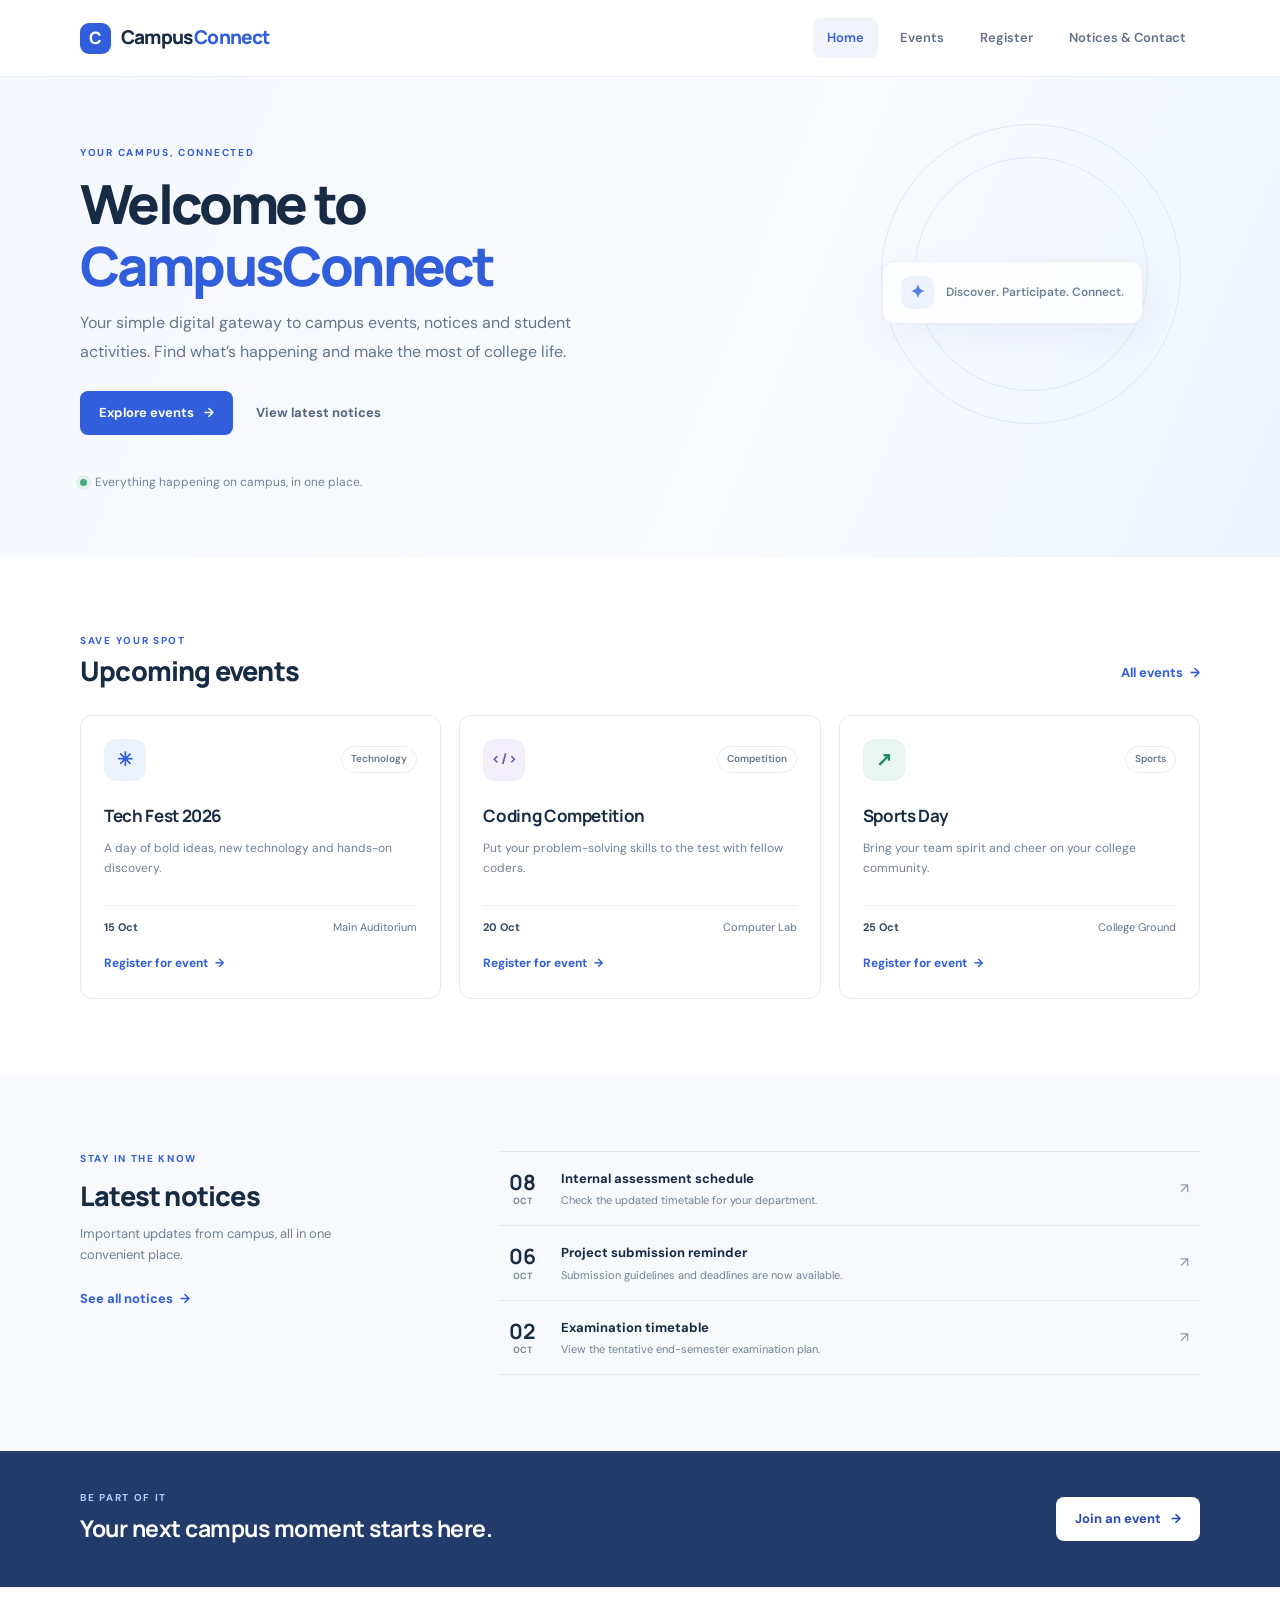
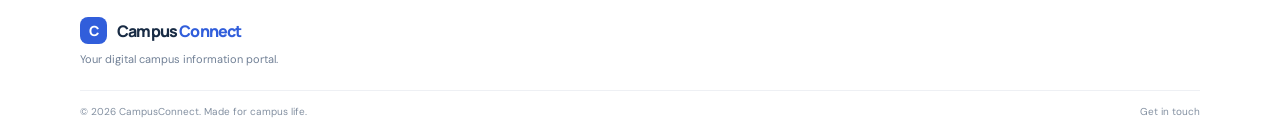
<file: index.html>
<!DOCTYPE html>
<html lang="en">
<head>
  <meta charset="UTF-8">
  <meta name="viewport" content="width=device-width, initial-scale=1.0">
  <meta name="description" content="CampusConnect is your digital gateway to campus events, notices and student activities.">
  <title>CampusConnect | Home</title>
  <link rel="stylesheet" href="style.css">
  <script src="script.js" defer></script>
</head>
<body>
  <header class="site-header">
    <div class="container nav-wrap">
      <a class="brand" href="index.html" aria-label="CampusConnect home"><span class="brand-mark">C</span>Campus<span>Connect</span></a>
      <button class="menu-toggle" type="button" aria-expanded="false" aria-controls="site-nav">Menu</button>
      <nav class="site-nav" id="site-nav" aria-label="Main navigation">
        <a class="active" aria-current="page" href="index.html">Home</a>
        <a href="events.html">Events</a>
        <a href="register.html">Register</a>
        <a href="notices.html">Notices &amp; Contact</a>
      </nav>
    </div>
  </header>

  <main>
    <section class="hero">
      <div class="container hero-content">
        <p class="eyebrow">YOUR CAMPUS, CONNECTED</p>
        <h1>Welcome to <span>CampusConnect</span></h1>
        <p class="hero-copy">Your simple digital gateway to campus events, notices and student activities. Find what’s happening and make the most of college life.</p>
        <div class="hero-actions">
          <a class="button button-primary" href="events.html">Explore events <span aria-hidden="true">→</span></a>
          <a class="text-link hero-link" href="notices.html">View latest notices</a>
        </div>
        <div class="hero-note"><span class="status-dot"></span> Everything happening on campus, in one place.</div>
      </div>
      <div class="hero-decoration" aria-hidden="true"><span class="decoration-circle circle-one"></span><span class="decoration-circle circle-two"></span><div class="decoration-card"><span class="decoration-icon">✦</span><span>Discover. Participate. Connect.</span></div></div>
    </section>

    <section class="section" aria-labelledby="events-heading">
      <div class="container">
        <div class="section-heading">
          <div><p class="eyebrow">SAVE YOUR SPOT</p><h2 id="events-heading">Upcoming events</h2></div>
          <a class="text-link" href="events.html">All events <span aria-hidden="true">→</span></a>
        </div>
        <div class="card-grid">
          <article class="event-card">
            <div class="event-card-top"><span class="event-icon icon-blue" aria-hidden="true">✳</span><span class="tag">Technology</span></div>
            <h3>Tech Fest 2026</h3><p class="card-description">A day of bold ideas, new technology and hands-on discovery.</p>
            <div class="card-meta"><span>15 Oct</span><span>Main Auditorium</span></div>
            <a class="card-link" href="register.html?event=Tech%20Fest%202026">Register for event <span aria-hidden="true">→</span></a>
          </article>
          <article class="event-card">
            <div class="event-card-top"><span class="event-icon icon-violet" aria-hidden="true">&lt;/&gt;</span><span class="tag">Competition</span></div>
            <h3>Coding Competition</h3><p class="card-description">Put your problem-solving skills to the test with fellow coders.</p>
            <div class="card-meta"><span>20 Oct</span><span>Computer Lab</span></div>
            <a class="card-link" href="register.html?event=Coding%20Competition">Register for event <span aria-hidden="true">→</span></a>
          </article>
          <article class="event-card">
            <div class="event-card-top"><span class="event-icon icon-green" aria-hidden="true">↗</span><span class="tag">Sports</span></div>
            <h3>Sports Day</h3><p class="card-description">Bring your team spirit and cheer on your college community.</p>
            <div class="card-meta"><span>25 Oct</span><span>College Ground</span></div>
            <a class="card-link" href="register.html?event=Sports%20Day">Register for event <span aria-hidden="true">→</span></a>
          </article>
        </div>
      </div>
    </section>

    <section class="section notice-section" aria-labelledby="notices-heading">
      <div class="container notice-layout">
        <div class="notice-intro"><p class="eyebrow">STAY IN THE KNOW</p><h2 id="notices-heading">Latest notices</h2><p>Important updates from campus, all in one convenient place.</p><a class="text-link" href="notices.html">See all notices <span aria-hidden="true">→</span></a></div>
        <div class="notice-list">
          <a class="notice-item" href="notices.html"><span class="notice-date"><strong>08</strong><span>OCT</span></span><span class="notice-text"><strong>Internal assessment schedule</strong><span>Check the updated timetable for your department.</span></span><span class="notice-arrow" aria-hidden="true">↗</span></a>
          <a class="notice-item" href="notices.html"><span class="notice-date"><strong>06</strong><span>OCT</span></span><span class="notice-text"><strong>Project submission reminder</strong><span>Submission guidelines and deadlines are now available.</span></span><span class="notice-arrow" aria-hidden="true">↗</span></a>
          <a class="notice-item" href="notices.html"><span class="notice-date"><strong>02</strong><span>OCT</span></span><span class="notice-text"><strong>Examination timetable</strong><span>View the tentative end-semester examination plan.</span></span><span class="notice-arrow" aria-hidden="true">↗</span></a>
        </div>
      </div>
    </section>

    <section class="cta-section">
      <div class="container cta-content"><div><p class="eyebrow">BE PART OF IT</p><h2>Your next campus moment starts here.</h2></div><a class="button button-light" href="register.html">Join an event <span aria-hidden="true">→</span></a></div>
    </section>
  </main>

  <footer class="site-footer"><div class="container footer-content"><a class="brand footer-brand" href="index.html"><span class="brand-mark">C</span>Campus<span>Connect</span></a><p>Your digital campus information portal.</p><div class="footer-bottom"><span>© 2026 CampusConnect. Made for campus life.</span><a href="notices.html#contact">Get in touch</a></div></div></footer>
</body>
</html>
</file>
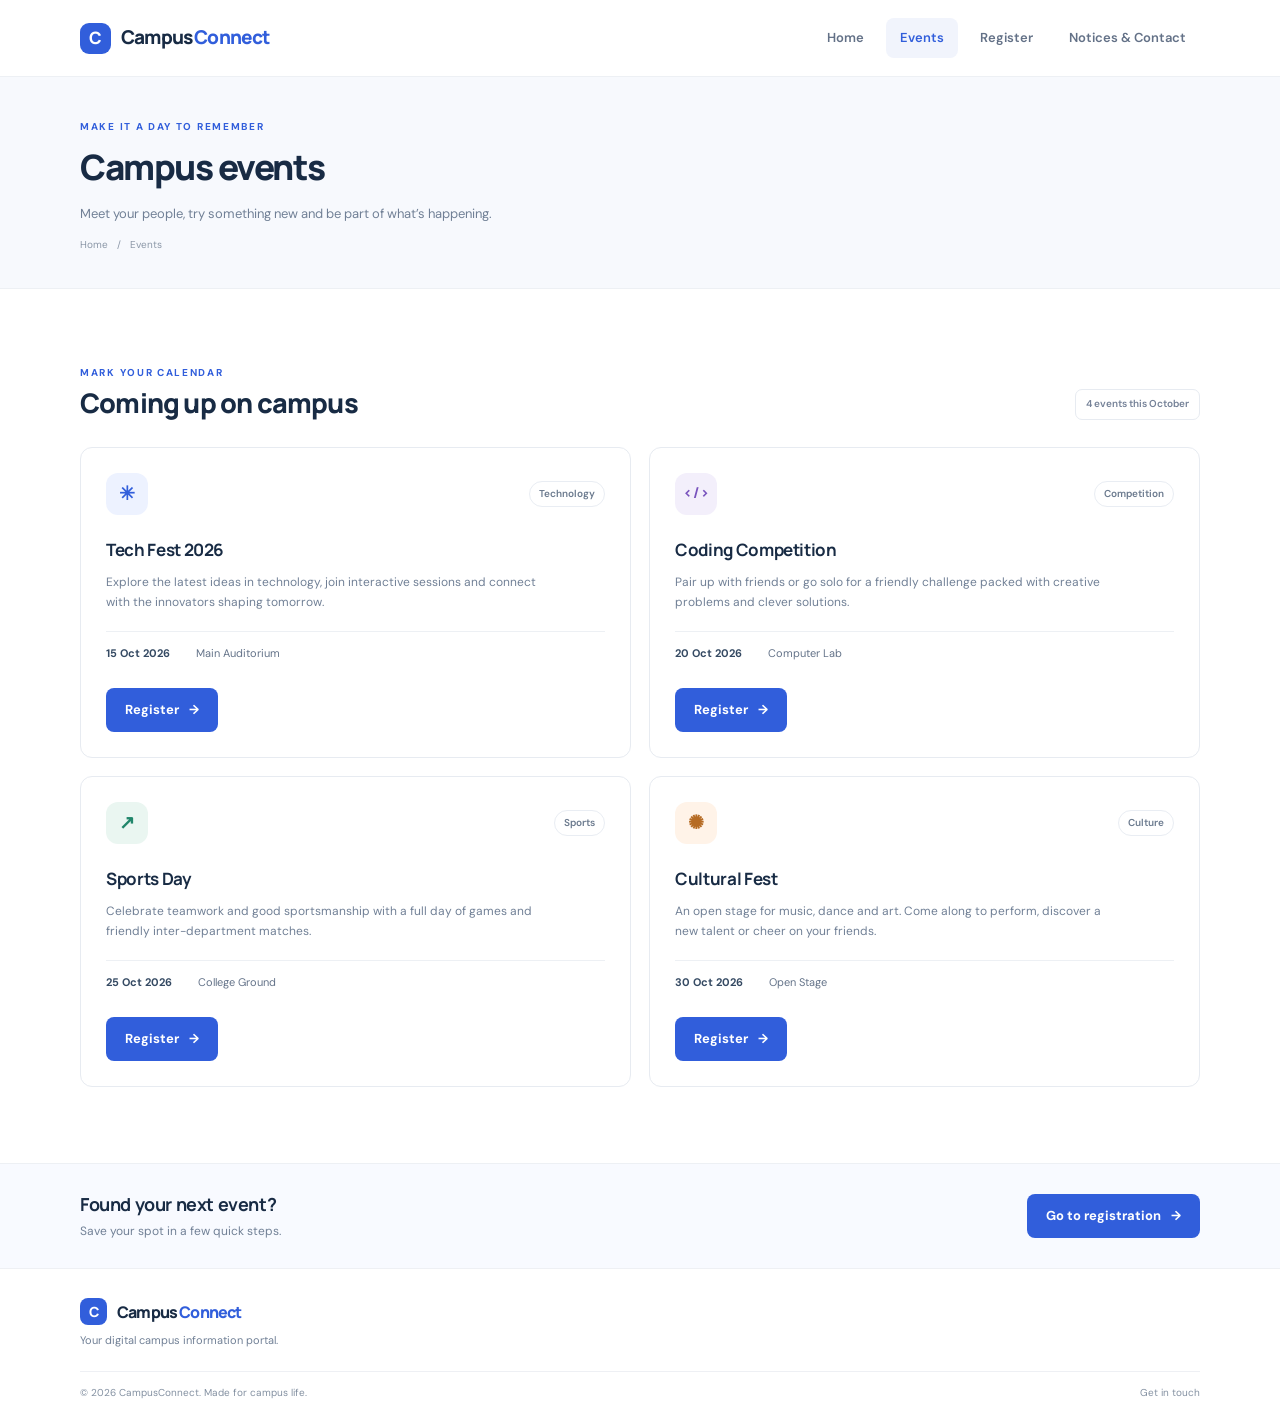
<file: events.html>
<!DOCTYPE html>
<html lang="en">
<head>
  <meta charset="UTF-8">
  <meta name="viewport" content="width=device-width, initial-scale=1.0">
  <meta name="description" content="Discover and register for upcoming CampusConnect college events.">
  <title>Events | CampusConnect</title>
  <link rel="stylesheet" href="style.css">
  <script src="script.js" defer></script>
</head>
<body>
  <header class="site-header">
    <div class="container nav-wrap">
      <a class="brand" href="index.html" aria-label="CampusConnect home"><span class="brand-mark">C</span>Campus<span>Connect</span></a>
      <button class="menu-toggle" type="button" aria-expanded="false" aria-controls="site-nav">Menu</button>
      <nav class="site-nav" id="site-nav" aria-label="Main navigation">
        <a href="index.html">Home</a><a class="active" aria-current="page" href="events.html">Events</a><a href="register.html">Register</a><a href="notices.html">Notices &amp; Contact</a>
      </nav>
    </div>
  </header>
  <main>
    <section class="page-hero"><div class="container"><p class="eyebrow">MAKE IT A DAY TO REMEMBER</p><h1>Campus events</h1><p>Meet your people, try something new and be part of what’s happening.</p><div class="breadcrumbs"><a href="index.html">Home</a><span aria-hidden="true">/</span><span>Events</span></div></div></section>
    <section class="section"><div class="container">
      <div class="section-heading"><div><p class="eyebrow">MARK YOUR CALENDAR</p><h2>Coming up on campus</h2></div><span class="event-count">4 events this October</span></div>
      <div class="card-grid event-grid">
        <article class="event-card event-card-featured"><div class="event-card-top"><span class="event-icon icon-blue" aria-hidden="true">✳</span><span class="tag">Technology</span></div><h3>Tech Fest 2026</h3><p class="card-description">Explore the latest ideas in technology, join interactive sessions and connect with the innovators shaping tomorrow.</p><div class="card-meta"><span>15 Oct 2026</span><span>Main Auditorium</span></div><a class="button button-primary card-button" href="register.html?event=Tech%20Fest%202026">Register <span aria-hidden="true">→</span></a></article>
        <article class="event-card event-card-featured"><div class="event-card-top"><span class="event-icon icon-violet" aria-hidden="true">&lt;/&gt;</span><span class="tag">Competition</span></div><h3>Coding Competition</h3><p class="card-description">Pair up with friends or go solo for a friendly challenge packed with creative problems and clever solutions.</p><div class="card-meta"><span>20 Oct 2026</span><span>Computer Lab</span></div><a class="button button-primary card-button" href="register.html?event=Coding%20Competition">Register <span aria-hidden="true">→</span></a></article>
        <article class="event-card event-card-featured"><div class="event-card-top"><span class="event-icon icon-green" aria-hidden="true">↗</span><span class="tag">Sports</span></div><h3>Sports Day</h3><p class="card-description">Celebrate teamwork and good sportsmanship with a full day of games and friendly inter-department matches.</p><div class="card-meta"><span>25 Oct 2026</span><span>College Ground</span></div><a class="button button-primary card-button" href="register.html?event=Sports%20Day">Register <span aria-hidden="true">→</span></a></article>
        <article class="event-card event-card-featured"><div class="event-card-top"><span class="event-icon icon-orange" aria-hidden="true">✺</span><span class="tag">Culture</span></div><h3>Cultural Fest</h3><p class="card-description">An open stage for music, dance and art. Come along to perform, discover a new talent or cheer on your friends.</p><div class="card-meta"><span>30 Oct 2026</span><span>Open Stage</span></div><a class="button button-primary card-button" href="register.html?event=Cultural%20Fest">Register <span aria-hidden="true">→</span></a></article>
      </div>
    </div></section>
    <section class="inline-cta"><div class="container inline-cta-content"><div><h2>Found your next event?</h2><p>Save your spot in a few quick steps.</p></div><a class="button button-primary" href="register.html">Go to registration <span aria-hidden="true">→</span></a></div></section>
  </main>
  <footer class="site-footer"><div class="container footer-content"><a class="brand footer-brand" href="index.html"><span class="brand-mark">C</span>Campus<span>Connect</span></a><p>Your digital campus information portal.</p><div class="footer-bottom"><span>© 2026 CampusConnect. Made for campus life.</span><a href="notices.html#contact">Get in touch</a></div></div></footer>
</body>
</html>
</file>
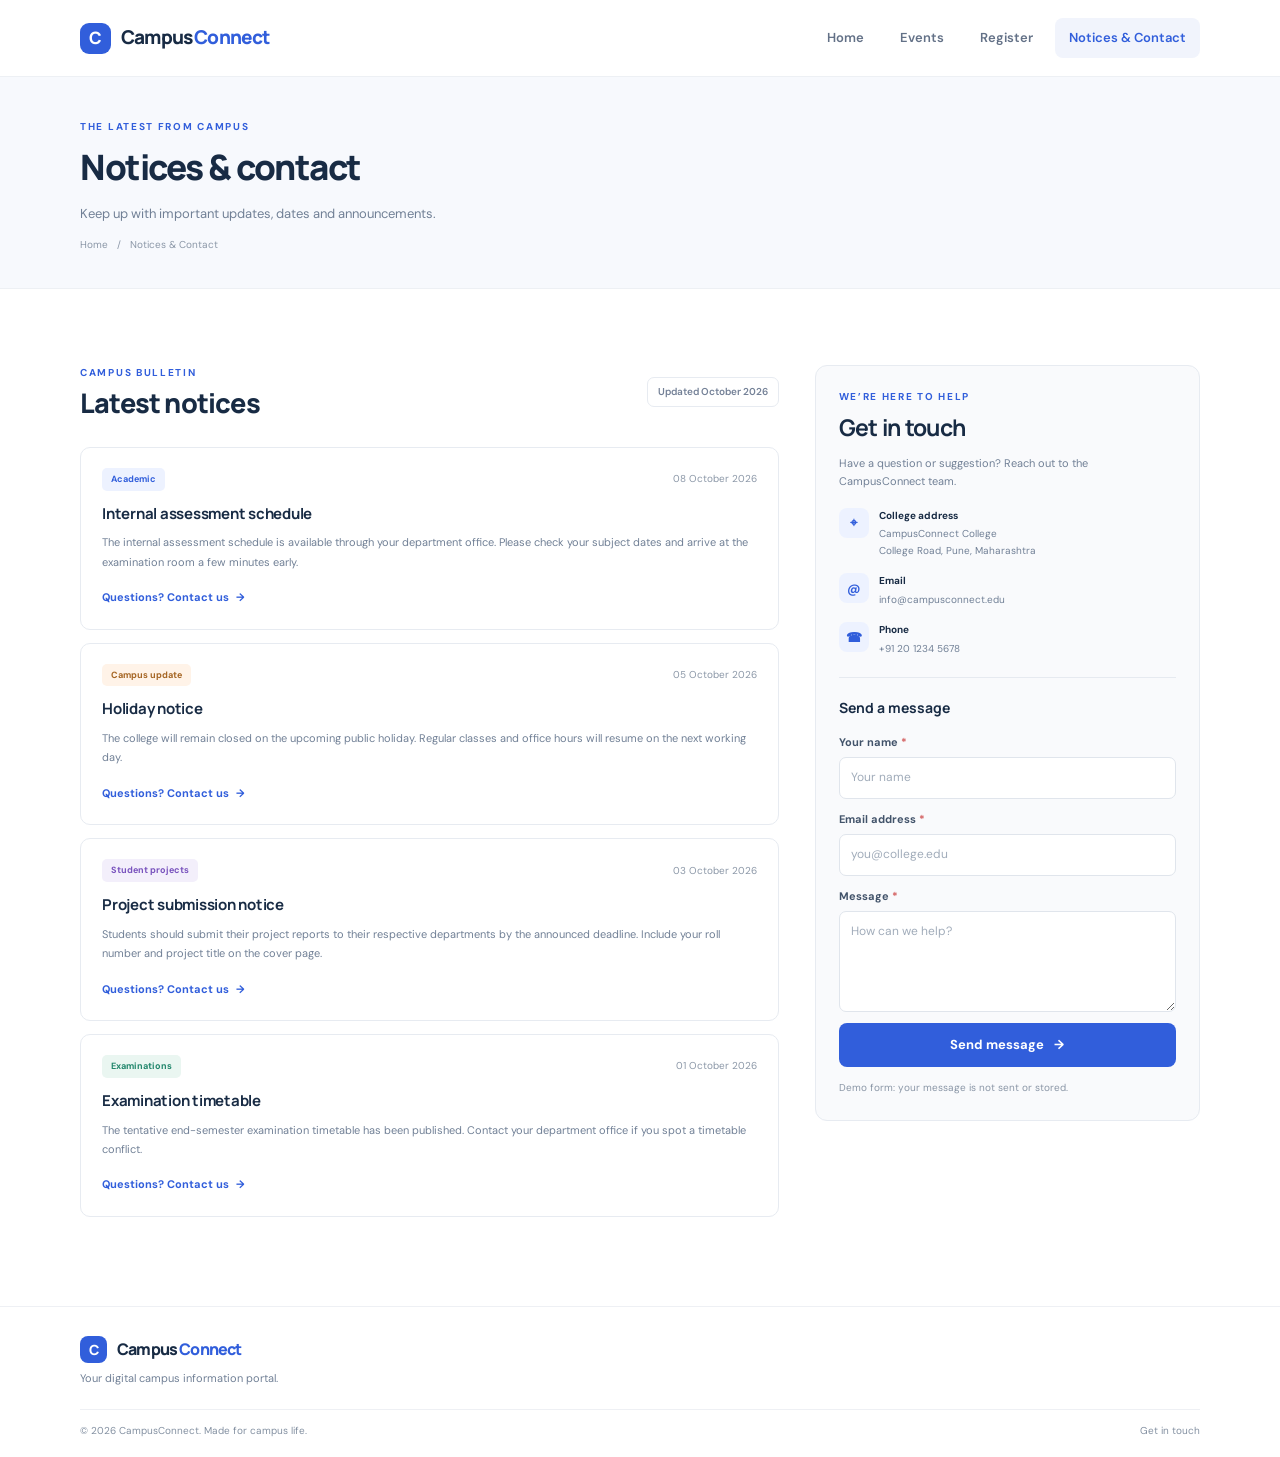
<file: notices.html>
<!DOCTYPE html>
<html lang="en">
<head>
  <meta charset="UTF-8">
  <meta name="viewport" content="width=device-width, initial-scale=1.0">
  <meta name="description" content="Read the latest campus notices and get in touch with CampusConnect.">
  <title>Notices &amp; Contact | CampusConnect</title>
  <link rel="stylesheet" href="style.css">
  <script src="script.js" defer></script>
</head>
<body>
  <header class="site-header">
    <div class="container nav-wrap">
      <a class="brand" href="index.html" aria-label="CampusConnect home"><span class="brand-mark">C</span>Campus<span>Connect</span></a>
      <button class="menu-toggle" type="button" aria-expanded="false" aria-controls="site-nav">Menu</button>
      <nav class="site-nav" id="site-nav" aria-label="Main navigation">
        <a href="index.html">Home</a><a href="events.html">Events</a><a href="register.html">Register</a><a class="active" aria-current="page" href="notices.html">Notices &amp; Contact</a>
      </nav>
    </div>
  </header>
  <main>
    <section class="page-hero"><div class="container"><p class="eyebrow">THE LATEST FROM CAMPUS</p><h1>Notices &amp; contact</h1><p>Keep up with important updates, dates and announcements.</p><div class="breadcrumbs"><a href="index.html">Home</a><span aria-hidden="true">/</span><span>Notices &amp; Contact</span></div></div></section>
    <section class="section"><div class="container notices-layout">
      <div class="notices-main"><div class="section-heading"><div><p class="eyebrow">CAMPUS BULLETIN</p><h2>Latest notices</h2></div><span class="event-count">Updated October 2026</span></div>
        <article class="notice-card"><div class="notice-card-top"><span class="notice-label label-blue">Academic</span><time datetime="2026-10-08">08 October 2026</time></div><h3>Internal assessment schedule</h3><p>The internal assessment schedule is available through your department office. Please check your subject dates and arrive at the examination room a few minutes early.</p><a href="#contact" class="text-link">Questions? Contact us <span aria-hidden="true">→</span></a></article>
        <article class="notice-card"><div class="notice-card-top"><span class="notice-label label-orange">Campus update</span><time datetime="2026-10-05">05 October 2026</time></div><h3>Holiday notice</h3><p>The college will remain closed on the upcoming public holiday. Regular classes and office hours will resume on the next working day.</p><a href="#contact" class="text-link">Questions? Contact us <span aria-hidden="true">→</span></a></article>
        <article class="notice-card"><div class="notice-card-top"><span class="notice-label label-violet">Student projects</span><time datetime="2026-10-03">03 October 2026</time></div><h3>Project submission notice</h3><p>Students should submit their project reports to their respective departments by the announced deadline. Include your roll number and project title on the cover page.</p><a href="#contact" class="text-link">Questions? Contact us <span aria-hidden="true">→</span></a></article>
        <article class="notice-card"><div class="notice-card-top"><span class="notice-label label-green">Examinations</span><time datetime="2026-10-01">01 October 2026</time></div><h3>Examination timetable</h3><p>The tentative end-semester examination timetable has been published. Contact your department office if you spot a timetable conflict.</p><a href="#contact" class="text-link">Questions? Contact us <span aria-hidden="true">→</span></a></article>
      </div>
      <aside class="contact-aside" id="contact"><p class="eyebrow">WE’RE HERE TO HELP</p><h2>Get in touch</h2><p>Have a question or suggestion? Reach out to the CampusConnect team.</p>
        <div class="contact-detail"><span class="contact-icon" aria-hidden="true">⌖</span><span><strong>College address</strong><span>CampusConnect College<br>College Road, Pune, Maharashtra</span></span></div>
        <div class="contact-detail"><span class="contact-icon" aria-hidden="true">@</span><span><strong>Email</strong><a href="mailto:info@campusconnect.edu">info@campusconnect.edu</a></span></div>
        <div class="contact-detail"><span class="contact-icon" aria-hidden="true">☎</span><span><strong>Phone</strong><a href="tel:+912012345678">+91 20 1234 5678</a></span></div>
        <form class="contact-form" id="contact-form" novalidate><h3>Send a message</h3><div class="field"><label for="contact-name">Your name <span class="required">*</span></label><input id="contact-name" name="name" type="text" autocomplete="name" required placeholder="Your name"></div><div class="field"><label for="contact-email">Email address <span class="required">*</span></label><input id="contact-email" name="email" type="email" autocomplete="email" required placeholder="you@college.edu"></div><div class="field"><label for="contact-message">Message <span class="required">*</span></label><textarea id="contact-message" name="message" rows="4" required placeholder="How can we help?"></textarea></div><p class="form-message" id="contact-message-status" role="status" aria-live="polite"></p><button class="button button-primary" type="submit">Send message <span aria-hidden="true">→</span></button><p class="form-disclaimer">Demo form: your message is not sent or stored.</p></form>
      </aside>
    </div></section>
  </main>
  <footer class="site-footer"><div class="container footer-content"><a class="brand footer-brand" href="index.html"><span class="brand-mark">C</span>Campus<span>Connect</span></a><p>Your digital campus information portal.</p><div class="footer-bottom"><span>© 2026 CampusConnect. Made for campus life.</span><a href="#contact">Get in touch</a></div></div></footer>
</body>
</html>
</file>
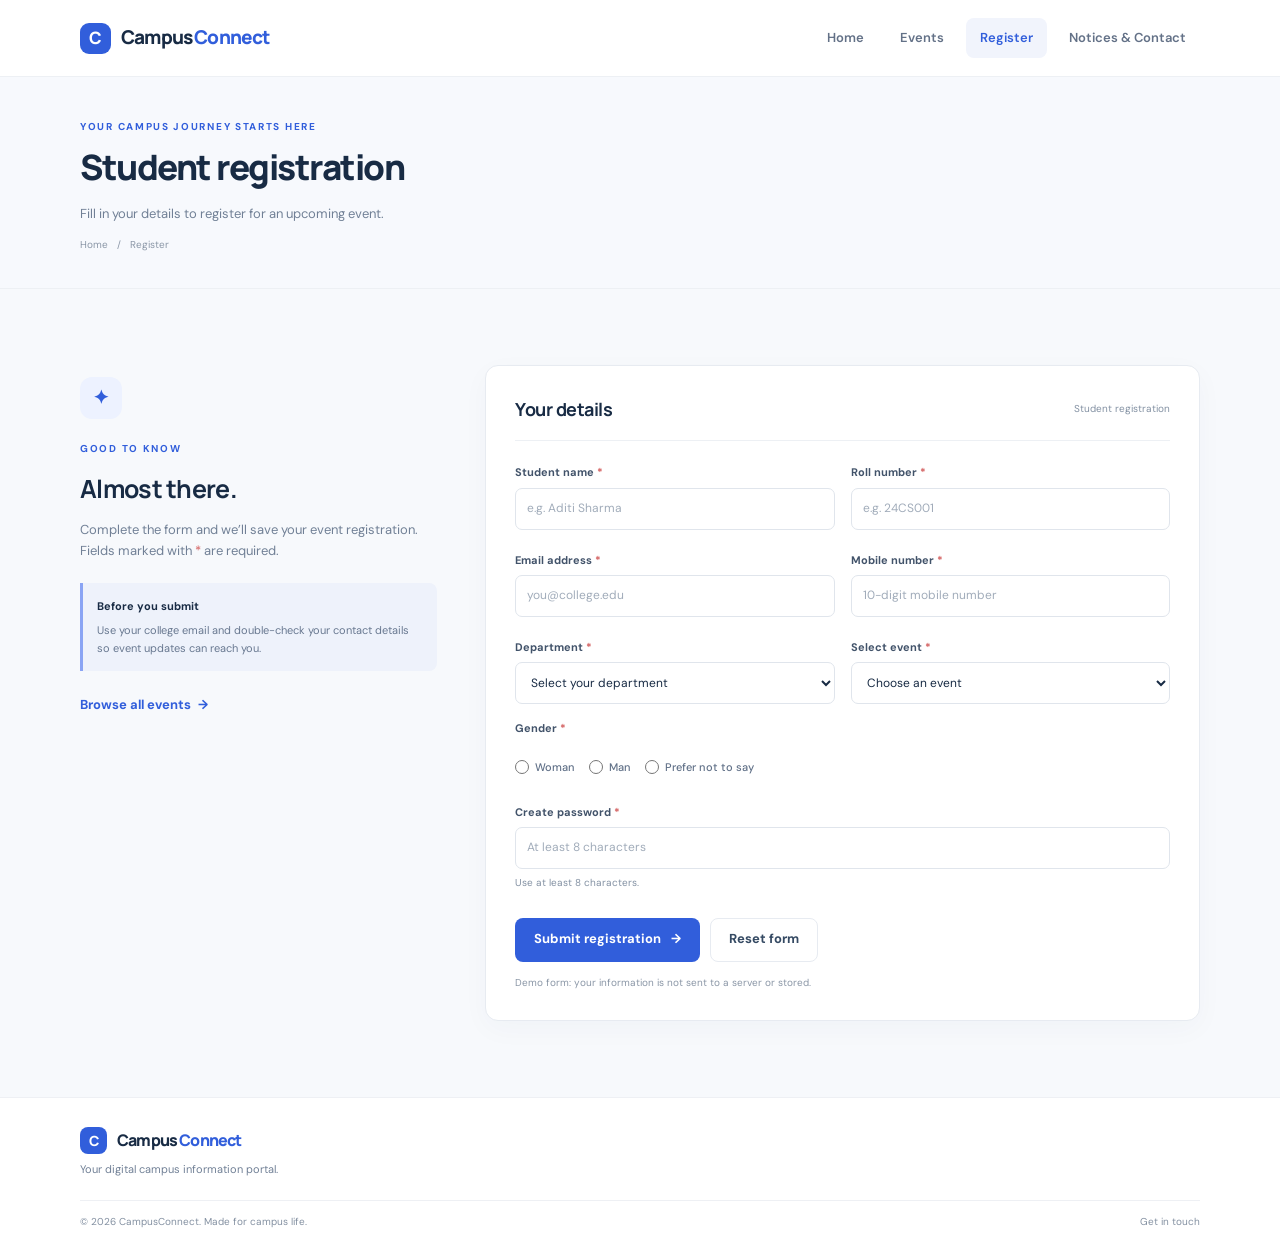
<file: register.html>
<!DOCTYPE html>
<html lang="en">
<head>
  <meta charset="UTF-8">
  <meta name="viewport" content="width=device-width, initial-scale=1.0">
  <meta name="description" content="Register as a student and reserve your spot at a CampusConnect event.">
  <title>Student Registration | CampusConnect</title>
  <link rel="stylesheet" href="style.css">
  <script src="script.js" defer></script>
</head>
<body>
  <header class="site-header">
    <div class="container nav-wrap">
      <a class="brand" href="index.html" aria-label="CampusConnect home"><span class="brand-mark">C</span>Campus<span>Connect</span></a>
      <button class="menu-toggle" type="button" aria-expanded="false" aria-controls="site-nav">Menu</button>
      <nav class="site-nav" id="site-nav" aria-label="Main navigation">
        <a href="index.html">Home</a><a href="events.html">Events</a><a class="active" aria-current="page" href="register.html">Register</a><a href="notices.html">Notices &amp; Contact</a>
      </nav>
    </div>
  </header>
  <main>
    <section class="page-hero"><div class="container"><p class="eyebrow">YOUR CAMPUS JOURNEY STARTS HERE</p><h1>Student registration</h1><p>Fill in your details to register for an upcoming event.</p><div class="breadcrumbs"><a href="index.html">Home</a><span aria-hidden="true">/</span><span>Register</span></div></div></section>
    <section class="section form-section"><div class="container form-layout">
      <aside class="form-aside"><span class="event-icon icon-blue" aria-hidden="true">✦</span><p class="eyebrow">GOOD TO KNOW</p><h2>Almost there.</h2><p>Complete the form and we’ll save your event registration. Fields marked with <span class="required">*</span> are required.</p><div class="aside-note"><strong>Before you submit</strong><span>Use your college email and double-check your contact details so event updates can reach you.</span></div><a class="text-link" href="events.html">Browse all events <span aria-hidden="true">→</span></a></aside>
      <form class="form-card" id="registration-form" novalidate>
        <div class="form-card-heading"><h2>Your details</h2><span>Student registration</span></div>
        <div class="form-grid">
          <div class="field"><label for="student-name">Student name <span class="required">*</span></label><input id="student-name" name="studentName" type="text" autocomplete="name" placeholder="e.g. Aditi Sharma" required minlength="2"><span class="field-error" id="student-name-error"></span></div>
          <div class="field"><label for="roll-number">Roll number <span class="required">*</span></label><input id="roll-number" name="rollNumber" type="text" placeholder="e.g. 24CS001" required></div>
          <div class="field"><label for="student-email">Email address <span class="required">*</span></label><input id="student-email" name="email" type="email" autocomplete="email" placeholder="you@college.edu" required><span class="field-error" id="student-email-error"></span></div>
          <div class="field"><label for="mobile">Mobile number <span class="required">*</span></label><input id="mobile" name="mobile" type="tel" inputmode="numeric" autocomplete="tel" placeholder="10-digit mobile number" pattern="[0-9]{10}" maxlength="10" required><span class="field-error" id="mobile-error"></span></div>
          <div class="field"><label for="department">Department <span class="required">*</span></label><select id="department" name="department" required><option value="">Select your department</option><option>Computer Science</option><option>Information Technology</option><option>Electronics</option><option>Mechanical Engineering</option><option>Civil Engineering</option><option>Other</option></select></div>
          <div class="field"><label for="event">Select event <span class="required">*</span></label><select id="event" name="event" required><option value="">Choose an event</option><option>Tech Fest 2026</option><option>Coding Competition</option><option>Sports Day</option><option>Cultural Fest</option></select></div>
          <fieldset class="field field-full gender-field"><legend>Gender <span class="required">*</span></legend><div class="radio-options"><label><input type="radio" name="gender" value="Woman" required> Woman</label><label><input type="radio" name="gender" value="Man"> Man</label><label><input type="radio" name="gender" value="Prefer not to say"> Prefer not to say</label></div></fieldset>
          <div class="field field-full"><label for="password">Create password <span class="required">*</span></label><input id="password" name="password" type="password" autocomplete="new-password" placeholder="At least 8 characters" minlength="8" required><span class="field-hint">Use at least 8 characters.</span><span class="field-error" id="password-error"></span></div>
        </div>
        <p class="form-message" id="registration-message" role="status" aria-live="polite"></p>
        <div class="form-actions"><button class="button button-primary" type="submit">Submit registration <span aria-hidden="true">→</span></button><button class="button button-outline" type="reset">Reset form</button></div>
        <p class="form-disclaimer">Demo form: your information is not sent to a server or stored.</p>
      </form>
    </div></section>
  </main>
  <footer class="site-footer"><div class="container footer-content"><a class="brand footer-brand" href="index.html"><span class="brand-mark">C</span>Campus<span>Connect</span></a><p>Your digital campus information portal.</p><div class="footer-bottom"><span>© 2026 CampusConnect. Made for campus life.</span><a href="notices.html#contact">Get in touch</a></div></div></footer>
</body>
</html>
</file>
<file: style.css>
@import url("https://fonts.googleapis.com/css2?family=DM+Sans:wght@400;500;600;700&family=Manrope:wght@400;500;600;700;800&display=swap");

:root {
  color-scheme: light;
  --ink: #182b44;
  --ink-soft: #354a63;
  --muted: #718096;
  --blue: #315edb;
  --blue-dark: #2449b8;
  --blue-light: #edf2ff;
  --line: #e7ebf1;
  --paper: #ffffff;
  --canvas: #f7f9fc;
  --green: #21866b;
  --font-body: "DM Sans", "Segoe UI", sans-serif;
  --font-heading: "Manrope", "Segoe UI", sans-serif;
}

* { box-sizing: border-box; }
html { scroll-behavior: smooth; }
body { margin: 0; color: var(--ink); background: var(--paper); font-family: var(--font-body); font-size: 15px; line-height: 1.65; -webkit-font-smoothing: antialiased; }
a { color: inherit; text-decoration: none; }
button, input, select, textarea { font: inherit; }
button, a { -webkit-tap-highlight-color: transparent; }
.container { width: min(1120px, calc(100% - 48px)); margin-inline: auto; }

.site-header { position: relative; z-index: 2; background: #fff; border-bottom: 1px solid #edf0f4; }
.nav-wrap { min-height: 76px; display: flex; align-items: center; justify-content: space-between; gap: 30px; }
.brand { display: inline-flex; align-items: center; gap: 2px; color: var(--ink); font-family: var(--font-heading); font-size: 19px; font-weight: 800; letter-spacing: -.8px; white-space: nowrap; }
.brand > span:last-child { color: var(--blue); }
.brand-mark { display: grid; width: 31px; height: 31px; margin-right: 8px; place-items: center; border-radius: 9px; color: #fff; background: var(--blue); font-size: 17px; letter-spacing: 0; }
.site-nav { display: flex; align-items: center; gap: 8px; }
.site-nav a { padding: 9px 14px; border-radius: 8px; color: #637187; font-size: 13px; font-weight: 600; transition: color .2s, background .2s; }
.site-nav a:hover, .site-nav a.active { color: var(--blue); background: #f1f4fc; }
.menu-toggle { display: none; padding: 8px 12px; color: var(--ink); border: 1px solid var(--line); border-radius: 8px; background: #fff; font-weight: 600; }

.hero { position: relative; overflow: hidden; min-height: 438px; display: flex; align-items: center; background: linear-gradient(112deg, #f5f8ff 0%, #f9fbff 60%, #edf3ff 100%); }
.hero-content { position: relative; z-index: 1; padding-block: 68px 64px; }
.eyebrow { margin: 0 0 12px; color: var(--blue); font-size: 10px; font-weight: 700; letter-spacing: 1.7px; line-height: 1.5; }
h1, h2, h3, p { margin-top: 0; }
h1, h2, h3 { font-family: var(--font-heading); }
.hero h1 { max-width: 650px; margin-bottom: 13px; font-size: clamp(37px, 5vw, 54px); font-weight: 800; letter-spacing: -2.6px; line-height: 1.15; }
.hero h1 span { color: var(--blue); }
.hero-copy { max-width: 520px; margin-bottom: 24px; color: #65758b; font-size: 16px; line-height: 1.8; }
.hero-actions { display: flex; align-items: center; flex-wrap: wrap; gap: 23px; }
.button { min-height: 44px; display: inline-flex; align-items: center; justify-content: center; gap: 10px; padding: 11px 18px; border: 1px solid transparent; border-radius: 8px; cursor: pointer; font-size: 13px; font-weight: 700; line-height: 1.4; transition: background .2s, border-color .2s, transform .2s; }
.button:hover { transform: translateY(-1px); }
.button-primary { color: #fff; background: var(--blue); }
.button-primary:hover { background: var(--blue-dark); }
.button-outline { color: var(--ink-soft); border-color: var(--line); background: #fff; }
.button-outline:hover { border-color: #bec9d8; background: #f9fafc; }
.button-light { color: var(--blue-dark); background: #fff; }
.button-light:hover { background: #f1f4fc; }
.text-link { display: inline-flex; align-items: center; gap: 7px; color: var(--blue); font-size: 13px; font-weight: 700; }
.text-link:hover, .card-link:hover { color: var(--blue-dark); }
.hero-link { color: #56677e; }
.hero-note { display: flex; align-items: center; gap: 8px; margin-top: 38px; color: #748197; font-size: 12px; }
.status-dot { width: 7px; height: 7px; border-radius: 50%; background: #48aa82; box-shadow: 0 0 0 4px #e2f3ec; }
.hero-decoration { position: absolute; top: 0; right: max(1%, calc((100vw - 1120px) / 2)); width: 380px; height: 100%; opacity: .8; }
.decoration-circle { position: absolute; display: block; border: 1px solid #d9e4fb; border-radius: 50%; }
.circle-one { top: 47px; right: 19px; width: 300px; height: 300px; }
.circle-two { top: 80px; right: 52px; width: 234px; height: 234px; }
.decoration-card { position: absolute; top: 184px; right: 57px; display: flex; align-items: center; gap: 12px; padding: 14px 18px; border: 1px solid #e8edf7; border-radius: 12px; color: #53647b; background: #fff; box-shadow: 0 12px 36px #25447c12; font-size: 12px; font-weight: 600; }
.decoration-icon { display: grid; width: 33px; height: 33px; place-items: center; border-radius: 10px; color: var(--blue); background: #edf2ff; font-size: 18px; }

.section { padding-block: 76px; }
.section-heading { display: flex; align-items: end; justify-content: space-between; gap: 20px; margin-bottom: 27px; }
.section-heading .eyebrow { margin-bottom: 5px; }
.section-heading h2, .notice-intro h2 { margin-bottom: 0; font-size: 27px; font-weight: 800; letter-spacing: -.8px; line-height: 1.3; }
.section-heading > .text-link { margin-bottom: 4px; }
.card-grid { display: grid; grid-template-columns: repeat(3, minmax(0, 1fr)); gap: 18px; }
.event-card { min-width: 0; padding: 23px; border: 1px solid var(--line); border-radius: 12px; background: #fff; transition: border-color .2s, box-shadow .2s, transform .2s; }
.event-card:hover { transform: translateY(-2px); border-color: #d5def0; box-shadow: 0 12px 28px #2037550c; }
.event-card-top { display: flex; align-items: center; justify-content: space-between; gap: 12px; margin-bottom: 21px; }
.event-icon { display: grid; width: 42px; height: 42px; flex: 0 0 auto; place-items: center; border-radius: 12px; font-family: var(--font-heading); font-size: 19px; font-weight: 700; }
.icon-blue { color: #315edb; background: #edf2ff; }
.icon-violet { color: #7852bd; background: #f3effb; font-size: 15px; }
.icon-green { color: #21866b; background: #eaf6f1; }
.icon-orange { color: #b66c25; background: #fff3e8; }
.tag { padding: 4px 9px; border: 1px solid #e9edf3; border-radius: 999px; color: #6b7a8e; font-size: 10px; font-weight: 600; }
.event-card h3 { margin-bottom: 8px; font-size: 17px; font-weight: 700; letter-spacing: -.35px; }
.card-description { min-height: 49px; margin-bottom: 18px; color: var(--muted); font-size: 12px; line-height: 1.7; }
.card-meta { display: flex; flex-wrap: wrap; justify-content: space-between; gap: 7px; padding-block: 12px; border-top: 1px solid #edf0f4; color: #647389; font-size: 11px; }
.card-meta span:first-child { color: var(--ink-soft); font-weight: 700; }
.card-link { display: inline-flex; align-items: center; gap: 7px; margin-top: 6px; color: var(--blue); font-size: 12px; font-weight: 700; }
.notice-section { background: var(--canvas); }
.notice-layout { display: grid; grid-template-columns: .72fr 1.45fr; align-items: start; gap: 70px; }
.notice-intro h2 { margin-bottom: 10px; }
.notice-intro > p:not(.eyebrow) { max-width: 270px; margin-bottom: 20px; color: var(--muted); font-size: 13px; }
.notice-list { border-top: 1px solid #e5e9ef; }
.notice-item { display: grid; grid-template-columns: 48px 1fr 20px; align-items: center; gap: 15px; padding: 16px 0; border-bottom: 1px solid #e5e9ef; }
.notice-date { display: flex; flex-direction: column; align-items: center; color: #7a8799; font-size: 9px; font-weight: 700; line-height: 1.3; }
.notice-date strong { color: var(--ink); font-family: var(--font-heading); font-size: 21px; }
.notice-text { display: flex; flex-direction: column; gap: 2px; }
.notice-text strong { font-size: 13px; }
.notice-text > span { color: var(--muted); font-size: 11px; }
.notice-arrow { color: #8492a4; font-size: 14px; }
.notice-item:hover .notice-arrow { color: var(--blue); }
.cta-section { padding-block: 39px; color: #fff; background: #233b6b; }
.cta-content { display: flex; align-items: center; justify-content: space-between; gap: 25px; }
.cta-content .eyebrow { margin-bottom: 5px; color: #b8cbff; }
.cta-content h2 { margin-bottom: 0; font-size: 23px; letter-spacing: -.5px; }
.site-footer { padding-block: 29px 17px; border-top: 1px solid #eef0f4; background: #fff; }
.footer-brand { font-size: 16px; }
.footer-brand .brand-mark { width: 27px; height: 27px; border-radius: 8px; font-size: 14px; }
.footer-content > p { margin: 6px 0 22px; color: var(--muted); font-size: 11px; }
.footer-bottom { display: flex; justify-content: space-between; gap: 16px; padding-top: 13px; border-top: 1px solid #eef0f4; color: #8390a1; font-size: 10px; }
.footer-bottom a:hover { color: var(--blue); }

.page-hero { padding-block: 42px 34px; border-bottom: 1px solid #edf0f4; background: #f7f9fd; }
.page-hero .eyebrow { margin-bottom: 5px; }
.page-hero h1 { margin-bottom: 6px; font-size: 35px; font-weight: 800; letter-spacing: -1.5px; }
.page-hero > .container > p:not(.eyebrow) { margin-bottom: 13px; color: var(--muted); font-size: 13px; }
.breadcrumbs { display: flex; gap: 9px; color: #8b97a7; font-size: 10px; }
.breadcrumbs a:hover { color: var(--blue); }
.event-count { padding: 6px 10px; border: 1px solid var(--line); border-radius: 7px; color: #748197; background: #fff; font-size: 10px; font-weight: 600; }
.event-grid { grid-template-columns: repeat(2, minmax(0, 1fr)); gap: 18px; }
.event-card-featured { padding: 25px; }
.event-card-featured .card-description { min-height: 0; max-width: 440px; }
.event-card-featured .card-meta { justify-content: flex-start; gap: 26px; }
.card-button { margin-top: 14px; }
.inline-cta { padding-block: 26px; border-top: 1px solid #edf0f4; background: #f8faff; }
.inline-cta-content { display: flex; align-items: center; justify-content: space-between; gap: 20px; }
.inline-cta h2 { margin-bottom: 3px; font-size: 18px; letter-spacing: -.4px; }
.inline-cta p { margin-bottom: 0; color: var(--muted); font-size: 12px; }

.form-section { background: var(--canvas); }
.form-layout { display: grid; grid-template-columns: .7fr 1.4fr; align-items: start; gap: 48px; }
.form-aside { padding-top: 12px; }
.form-aside > .event-icon { margin-bottom: 22px; }
.form-aside h2 { margin-bottom: 10px; font-size: 25px; letter-spacing: -.7px; }
.form-aside > p:not(.eyebrow) { margin-bottom: 21px; color: var(--muted); font-size: 13px; }
.aside-note { display: flex; flex-direction: column; gap: 6px; margin-bottom: 21px; padding: 14px; border-left: 3px solid #8aa4f4; border-radius: 0 8px 8px 0; background: #eef2fb; }
.aside-note strong { font-size: 11px; }
.aside-note span { color: #687890; font-size: 11px; line-height: 1.65; }
.form-card { padding: 29px; border: 1px solid var(--line); border-radius: 13px; background: #fff; box-shadow: 0 8px 28px #1e355208; }
.form-card-heading { display: flex; align-items: center; justify-content: space-between; gap: 15px; margin-bottom: 22px; padding-bottom: 16px; border-bottom: 1px solid #edf0f4; }
.form-card-heading h2 { margin-bottom: 0; font-size: 18px; letter-spacing: -.5px; }
.form-card-heading > span { color: #8290a2; font-size: 10px; }
.form-grid { display: grid; grid-template-columns: repeat(2, minmax(0, 1fr)); gap: 15px 16px; }
.field { display: flex; min-width: 0; flex-direction: column; gap: 6px; }
.field-full { grid-column: 1 / -1; }
.field label, .gender-field legend { color: #42536a; font-size: 11px; font-weight: 700; }
.required { color: #d35e5e; }
.field input, .field select, .field textarea { width: 100%; min-height: 42px; padding: 10px 11px; border: 1px solid #e0e5ec; border-radius: 7px; outline: none; color: var(--ink); background: #fff; font-size: 12px; transition: border-color .2s, box-shadow .2s; }
.field textarea { min-height: 95px; resize: vertical; }
.field input::placeholder, .field textarea::placeholder { color: #a1acba; }
.field input:focus, .field select:focus, .field textarea:focus { border-color: #8ba5f4; box-shadow: 0 0 0 3px #315edb16; }
.field input[aria-invalid="true"], .field select[aria-invalid="true"], .field textarea[aria-invalid="true"] { border-color: #d35e5e; }
.gender-field { min-width: 0; margin: 0; padding: 0; border: 0; }
.gender-field legend { margin-bottom: 9px; padding: 0; }
.radio-options { display: flex; flex-wrap: wrap; gap: 14px; }
.radio-options label { display: inline-flex; align-items: center; gap: 6px; color: #617188; font-size: 11px; font-weight: 500; }
.radio-options input { width: 14px; height: 14px; margin: 0; accent-color: var(--blue); }
.field-hint, .field-error { font-size: 10px; }
.field-hint { color: #8290a2; }
.field-error { color: #bd4a4a; }
.form-message { margin: 0; font-size: 12px; font-weight: 600; }
.form-message:empty { display: none; }
.form-message.success { margin-top: 17px; padding: 10px 12px; border-radius: 7px; color: #17664f; background: #eaf6f1; }
.form-message.error { margin-top: 17px; color: #bd4a4a; }
.form-actions { display: flex; flex-wrap: wrap; gap: 10px; margin-top: 20px; }
.form-disclaimer { margin: 13px 0 0; color: #8a96a6; font-size: 10px; }

.notices-layout { display: grid; grid-template-columns: minmax(0, 1.45fr) minmax(270px, .8fr); align-items: start; gap: 36px; }
.notices-main .section-heading { align-items: center; }
.notice-card { margin-bottom: 13px; padding: 20px 21px; border: 1px solid var(--line); border-radius: 10px; background: #fff; }
.notice-card-top { display: flex; align-items: center; justify-content: space-between; gap: 12px; margin-bottom: 11px; }
.notice-card-top time { color: #8b97a7; font-size: 10px; }
.notice-label { padding: 4px 9px; border-radius: 5px; font-size: 9px; font-weight: 700; }
.label-blue { color: #315edb; background: #edf2ff; }
.label-orange { color: #a56523; background: #fff3e8; }
.label-violet { color: #7852bd; background: #f3effb; }
.label-green { color: #21866b; background: #eaf6f1; }
.notice-card h3 { margin-bottom: 7px; font-size: 15px; letter-spacing: -.25px; }
.notice-card > p { margin-bottom: 12px; color: #718096; font-size: 11px; line-height: 1.75; }
.notice-card .text-link { font-size: 11px; }
.contact-aside { padding: 23px; border: 1px solid var(--line); border-radius: 12px; background: #f9fafc; scroll-margin-top: 20px; }
.contact-aside > .eyebrow { margin-bottom: 5px; }
.contact-aside > h2 { margin-bottom: 7px; font-size: 23px; letter-spacing: -.7px; }
.contact-aside > p:not(.eyebrow) { margin-bottom: 18px; color: var(--muted); font-size: 11px; }
.contact-detail { display: flex; align-items: flex-start; gap: 10px; margin-bottom: 14px; }
.contact-icon { display: grid; width: 30px; height: 30px; flex: 0 0 auto; place-items: center; border-radius: 8px; color: var(--blue); background: #edf2ff; font-size: 13px; font-weight: 700; }
.contact-detail > span:last-child { display: flex; flex-direction: column; gap: 2px; }
.contact-detail strong { font-size: 10px; }
.contact-detail > span:last-child > span, .contact-detail a { color: #718096; font-size: 10px; }
.contact-detail a:hover { color: var(--blue); }
.contact-form { margin-top: 20px; padding-top: 18px; border-top: 1px solid #e6eaf0; }
.contact-form h3 { margin-bottom: 13px; font-size: 14px; }
.contact-form .field { margin-bottom: 11px; }
.contact-form .button { width: 100%; }

@media (max-width: 760px) {
  .container { width: min(100% - 36px, 560px); }
  .nav-wrap { min-height: 66px; }
  .menu-toggle { display: block; }
  .site-nav { position: absolute; top: calc(100% - 1px); right: 0; left: 0; display: none; flex-direction: column; align-items: stretch; gap: 3px; padding: 10px 18px 15px; border-bottom: 1px solid var(--line); background: #fff; box-shadow: 0 10px 20px #1e35520d; }
  .site-nav.is-open { display: flex; }
  .site-nav a { padding: 10px 12px; }
  .hero { min-height: 390px; }
  .hero-content { padding-block: 58px 48px; }
  .hero-decoration { right: -205px; opacity: .45; }
  .hero h1 { max-width: 490px; font-size: clamp(36px, 9vw, 48px); }
  .hero-copy { max-width: 430px; font-size: 14px; }
  .card-grid { grid-template-columns: repeat(2, minmax(0, 1fr)); }
  .notice-layout { grid-template-columns: 1fr; gap: 27px; }
  .notice-intro > p:not(.eyebrow) { max-width: none; }
  .form-layout { grid-template-columns: 1fr; gap: 24px; }
  .form-aside { padding-top: 0; }
  .form-aside > .event-icon { margin-bottom: 13px; }
  .form-aside > p:not(.eyebrow) { max-width: 500px; margin-bottom: 13px; }
  .aside-note { max-width: 500px; margin-bottom: 15px; }
  .notices-layout { grid-template-columns: 1fr; }
}

@media (max-width: 480px) {
  .container { width: calc(100% - 32px); }
  .brand { font-size: 17px; }
  .hero { min-height: 380px; }
  .hero-content { padding-block: 48px; }
  .hero h1 { font-size: 37px; letter-spacing: -1.9px; }
  .hero-actions { align-items: flex-start; flex-direction: column; gap: 14px; }
  .hero-note { margin-top: 26px; }
  .section { padding-block: 53px; }
  .section-heading { align-items: flex-start; }
  .section-heading h2, .notice-intro h2 { font-size: 24px; }
  .card-grid, .event-grid { grid-template-columns: 1fr; }
  .card-description { min-height: 0; }
  .notice-layout { gap: 22px; }
  .notice-item { grid-template-columns: 42px 1fr 16px; gap: 11px; }
  .notice-text > span { line-height: 1.5; }
  .cta-content, .inline-cta-content { align-items: flex-start; flex-direction: column; }
  .cta-content h2 { font-size: 20px; }
  .page-hero { padding-block: 33px 27px; }
  .page-hero h1 { font-size: 30px; }
  .event-count { margin-top: 3px; white-space: nowrap; }
  .form-card { padding: 21px 17px; }
  .form-grid { grid-template-columns: 1fr; }
  .field-full { grid-column: auto; }
  .form-card-heading { align-items: flex-start; flex-direction: column; gap: 3px; }
  .radio-options { gap: 11px; }
  .footer-bottom { flex-direction: column; gap: 5px; }
  .contact-aside { padding: 19px; }
}

@media (prefers-reduced-motion: reduce) {
  *, *::before, *::after { scroll-behavior: auto !important; transition-duration: .01ms !important; animation-duration: .01ms !important; animation-iteration-count: 1 !important; }
}
</file>
